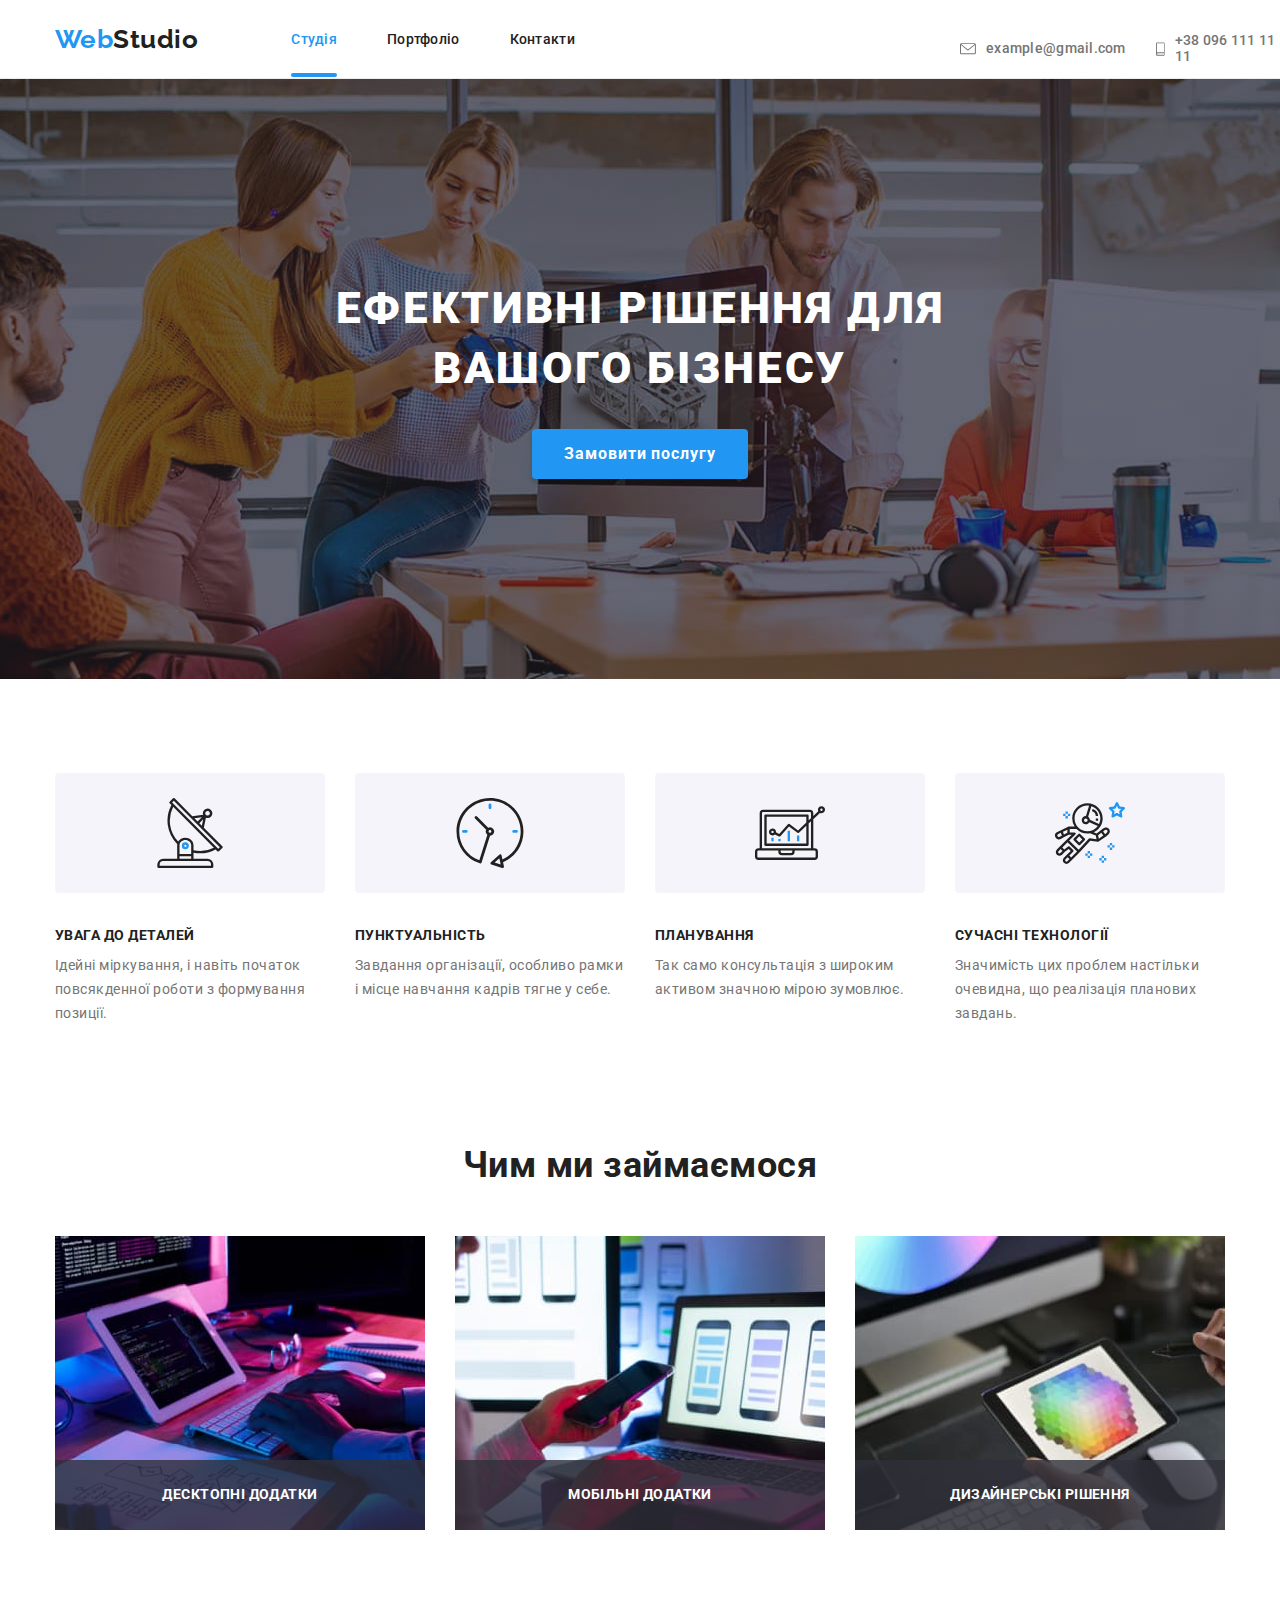
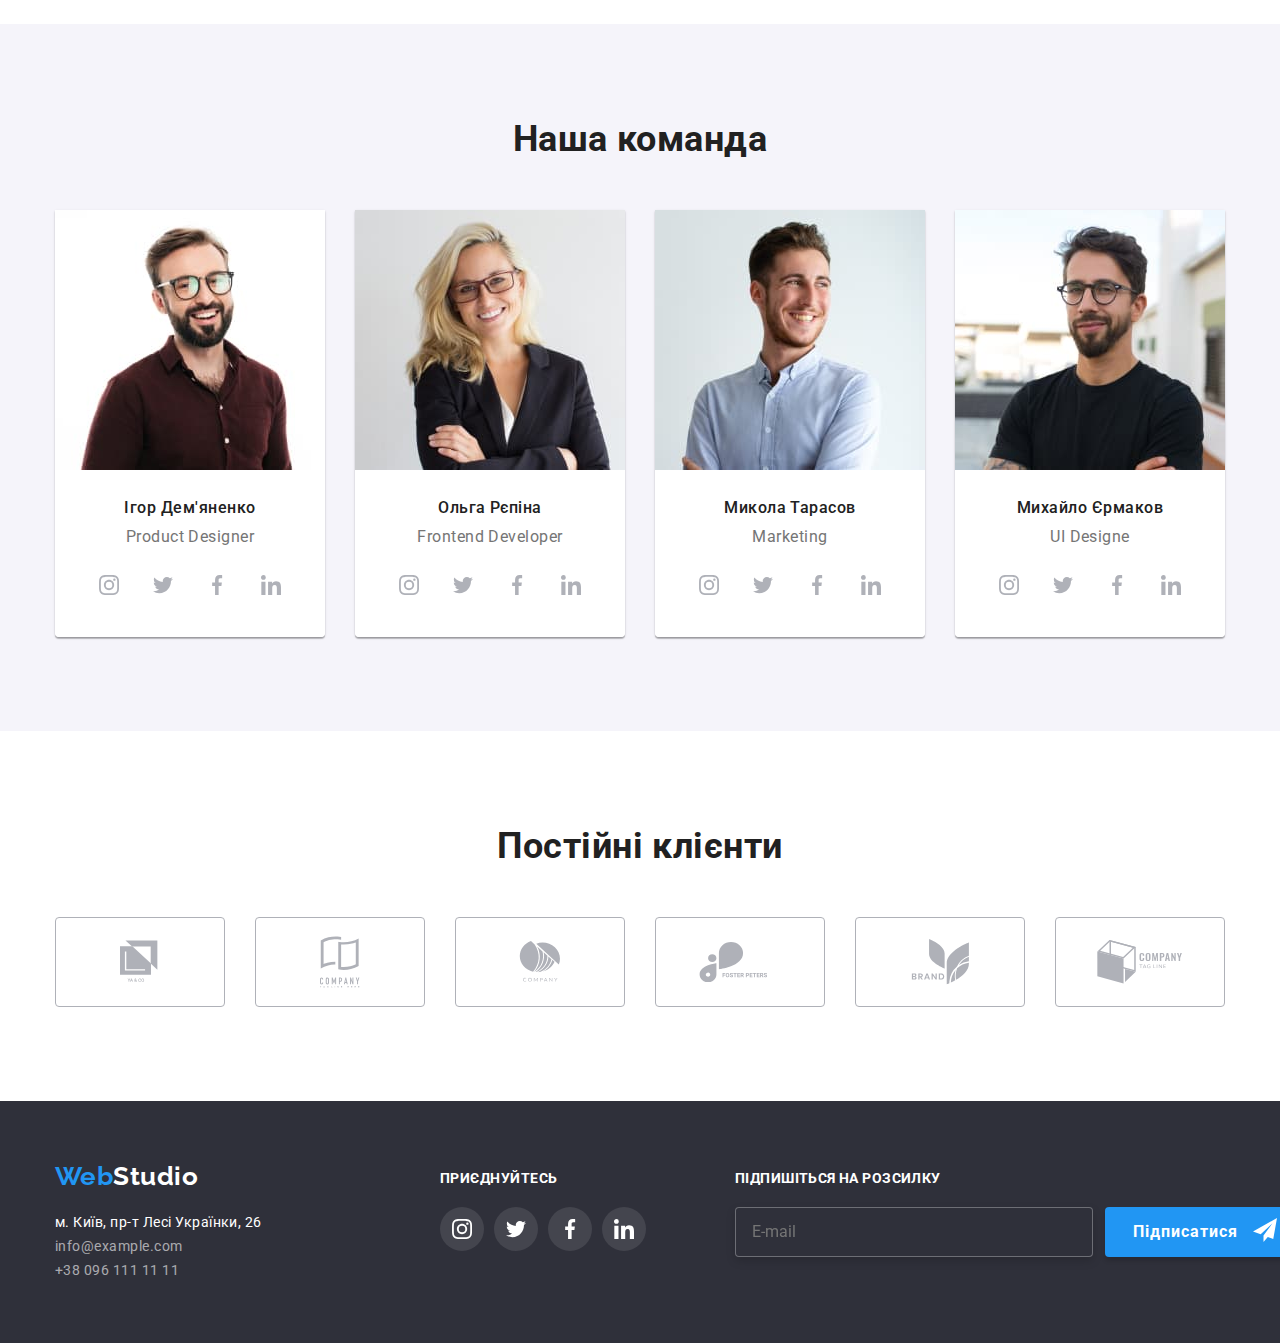
<file: index.html>
<!DOCTYPE html>
<html lang="ru">

<head>
    <meta charset="UTF-8">
    <title>WebStudio</title>

    <link rel="preconnect" href="https://fonts.googleapis.com">
    <link rel="preconnect" href="https://fonts.gstatic.com" crossorigin>
    <link href="https://fonts.googleapis.com/css2?family=Roboto&display=swap" rel="stylesheet">
    <link rel="preconnect" href="https://fonts.googleapis.com">
    <link rel="preconnect" href="https://fonts.gstatic.com" crossorigin>
    <link href="https://fonts.googleapis.com/css2?family=Roboto:wght@400;500;700;900&display=swap" rel="stylesheet">
    <link rel="preconnect" href="https://fonts.googleapis.com">
    <link rel="preconnect" href="https://fonts.gstatic.com" crossorigin>
    <link href="https://fonts.googleapis.com/css2?family=Raleway:ital,wght@0,700;1,700&display=swap" rel="stylesheet">

    <link rel="stylesheet"
        href="https://cdnjs.cloudflare.com/ajax/libs/modern-normalize/1.1.0/modern-normalize.min.css">

    <link rel="stylesheet" href="css/styles.css">


</head>

<body>
    <header class="header">
        <div class="container">
            <nav class="nav-bar">
                <div class="logo">
                    <a class="logo link" href="#" lang="en">Web<span class="logo-accent">Studio</span></a>
                </div>
                <ul class="nav__list">
                    <li class="nav-bar_li"><a class="nav-link current" href="index.html">Студія</a></li>
                    <li class="nav-bar_li"><a class="nav-link" href="portfolio.html">Портфоліо</a></li>
                    <li class="nav-bar_li"><a class="nav-link" href="#contacts">Контакти</a></li>
                </ul>
            </nav>

            <ul class="nav__info">
                <li class="nav__info_li">
                    <a class="nav-link" href="mailto:example@gmail.com">
                        <svg class="icon-contact" width="16" height="12">
                            <use href="./images/SVG/symbol-defs.svg#icon-mail"></use>
                        </svg>
                        example@gmail.com
                    </a>
                </li>

                <li class="nav__info_li">
                    <a class="nav-link" href="tel:+380961111111">
                        <svg class="icon-contact" width="10" height="16">
                            <use href="./images/SVG/symbol-defs.svg#icon-phone"></use>
                        </svg>
                        +38 096 111 11 11</a>
                </li>


            </ul>
        </div>
    </header>

    <main class="main">

        <section class="hero">
            <div class="container">
                <h1 class="hero_title">Ефективні рішення для <br> вашого бізнесу</h1>
                <button class="submit-button" type="button" data-modal-open>Замовити послугу
                </button>
            </div>
        </section>

        <section class="section work">
            <div class="container">

                <ul class="work_ul">
                    <li>
                        <svg class="icon-work" width="65.32" height="70">
                            <use href="./images/SVG/symbol-defs.svg#icon-antenna"></use>
                        </svg>
                        <h4 class="work_h4">УВАГА ДО ДЕТАЛЕЙ</h4>
                        <p class="work_p">Ідейні міркування, і навіть початок повсякденної роботи з формування
                            позиції.</p>
                    </li>

                    <li>
                        <svg class="icon-work" width="66.96" height="70">
                            <use href="./images/SVG/symbol-defs.svg#icon-clock"></use>
                        </svg>
                        <h4 class="work_h4">ПУНКТУАЛЬНІСТЬ</h4>
                        <p class="work_p">Завдання організації, особливо рамки і місце навчання кадрів тягне у
                            себе.</p>
                    </li>

                    <li>
                        <svg class="icon-work" width="70" height="53.69">
                            <use href="./images/SVG/symbol-defs.svg#icon-diagram"></use>
                        </svg>
                        <h4 class="work_h4">ПЛАНУВАННЯ</h4>
                        <p class="work_p">Так само консультація з широким активом значною мірою зумовлює.</p>
                    </li>

                    <li>
                        <svg class="icon-work" width="54.83" height="60.66">
                            <use href="./images/SVG/symbol-defs.svg#icon-astronaut"></use>
                        </svg>
                        <h4 class="work_h4">СУЧАСНІ ТЕХНОЛОГІЇ</h4>
                        <p class="work_p">Значимість цих проблем настільки очевидна, що реалізація планових
                            завдань.</p>
                    </li>
                </ul>

                <section class="images-container">
                    <h2 class="section-title">Чим ми займаємося</h2>
                    <ul class="images-container_ul">
                        <li class="images-container_li">
                            <img src="images/design.jpg" alt="Дизайн" width="370" class="img">
                            <h3 class="description">Десктопні додатки</h3>
                        </li>

                        <li class="images-container_li">
                            <img src="images/application.jpg" alt="Розробка моб.
                                                додатків" width="370" class="img">
                            <h3 class="description">Мобільні додатки</h3>
                        </li>

                        <li class="images-container_li">
                            <img src="images/pc.jpg" alt="Робота за ПК" width="370" class="img">
                            <h3 class="description">Дизайнерські рішення</h3>
                        </li>
                    </ul>
                </section>
            </div>
        </section>


        <section class="section team">
            <div class="container">
                <h2 class="section-title">Наша команда</h2>

                <ul class="team_ul">
                    <li class="team_li">
                        <figure>
                            <img src="images/Igor.jpg" alt="Ігор Дем'яненко" width="270">
                            <figcaption class="figcaption">Ігор Дем'яненко<p class="figcaption_p">Product Designer</p>
                                <ul class="figure_ul">
                                    <li class="item">
                                        <a href="https://www.instagram.com" class="social_networks">
                                            <svg class="icon-team" width="20" height="20">
                                                <use href="./images/SVG/symbol-defs.svg#icon-instagram"></use>
                                            </svg>
                                        </a>
                                    </li>

                                    <li class="item">
                                        <a href="https://www.twitter.com" class="social_networks">
                                            <svg class="icon-team" width="20" height="20">
                                                <use href="./images/SVG/symbol-defs.svg#icon-twitter"></use>
                                            </svg>
                                        </a>
                                    </li>
                                    <li class="item">
                                        <a href="https://www.facebook.com" class="social_networks">
                                            <svg class="icon-team" width="20" height="20">
                                                <use href="./images/SVG/symbol-defs.svg#icon-facebook"></use>
                                            </svg>
                                        </a>
                                    </li>
                                    <li class="item last">
                                        <a href="https://www.linkedin.com" class="social_networks">
                                            <svg class="icon-team" width="20" height="20">
                                                <use href="./images/SVG/symbol-defs.svg#icon-linkedin"></use>
                                            </svg>
                                        </a>
                                    </li>
                                </ul>
                            </figcaption>
                        </figure>
                    </li>

                    <li class="team_li">
                        <figure>
                            <img src="images/Olga.jpg" alt="Ольга Рєпіна" width="270">
                            <figcaption class="figcaption">Ольга Рєпіна <p class="figcaption_p">Frontend Developer
                                </p>
                                <ul class="figure_ul">
                                    <li class="item">
                                        <a href="https://www.instagram.com" class="social_networks">
                                            <svg class="icon-team" width="20" height="20">
                                                <use href="./images/SVG/symbol-defs.svg#icon-instagram"></use>
                                            </svg>
                                        </a>
                                    </li>

                                    <li class="item">
                                        <a href="https://www.twitter.com" class="social_networks">
                                            <svg class="icon-team" width="20" height="20">
                                                <use href="./images/SVG/symbol-defs.svg#icon-twitter"></use>
                                            </svg>
                                        </a>
                                    </li>
                                    <li class="item">
                                        <a href="https://www.facebook.com" class="social_networks">
                                            <svg class="icon-team" width="20" height="20">
                                                <use href="./images/SVG/symbol-defs.svg#icon-facebook"></use>
                                            </svg>
                                        </a>
                                    </li>
                                    <li class="item last">
                                        <a href="https://www.linkedin.com" class="social_networks">
                                            <svg class="icon-team" width="20" height="20">
                                                <use href="./images/SVG/symbol-defs.svg#icon-linkedin"></use>
                                            </svg>
                                        </a>
                                    </li>
                                </ul>
                            </figcaption>

                        </figure>
                    </li>

                    <li class="team_li">
                        <figure>
                            <img src="images/Nikolay.jpg" alt="Микола Тарасов" width="270">
                            <figcaption class="figcaption">Микола Тарасов <p class="figcaption_p">Marketing</p>
                                <ul class="figure_ul">
                                    <li class="item">
                                        <a href="https://www.instagram.com" class="social_networks">
                                            <svg class="icon-team" width="20" height="20">
                                                <use href="./images/SVG/symbol-defs.svg#icon-instagram"></use>
                                            </svg>
                                        </a>
                                    </li>

                                    <li class="item">
                                        <a href="https://www.twitter.com" class="social_networks">
                                            <svg class="icon-team" width="20" height="20">
                                                <use href="./images/SVG/symbol-defs.svg#icon-twitter"></use>
                                            </svg>
                                        </a>
                                    </li>
                                    <li class="item">
                                        <a href="https://www.facebook.com" class="social_networks">
                                            <svg class="icon-team" width="20" height="20">
                                                <use href="./images/SVG/symbol-defs.svg#icon-facebook"></use>
                                            </svg>
                                        </a>
                                    </li>
                                    <li class="item last">
                                        <a href="https://www.linkedin.com" class="social_networks">
                                            <svg class="icon-team" width="20" height="20">
                                                <use href="./images/SVG/symbol-defs.svg#icon-linkedin"></use>
                                            </svg>
                                        </a>
                                    </li>
                                </ul>
                            </figcaption>
                        </figure>
                    </li>

                    <li class="team_li">
                        <figure>
                            <img src="images/Mikhail.jpg" alt="Михайло Єрмаков" width="270">
                            <figcaption class="figcaption">Михайло Єрмаков <p class="figcaption_p">UI Designe</p>
                                <ul class="figure_ul">
                                    <li class="item">
                                        <a href="https://www.instagram.com" class="social_networks">
                                            <svg class="icon-team" width="20" height="20">
                                                <use href="./images/SVG/symbol-defs.svg#icon-instagram"></use>
                                            </svg>
                                        </a>
                                    </li>

                                    <li class="item">
                                        <a href="https://www.twitter.com" class="social_networks">
                                            <svg class="icon-team" width="20" height="20">
                                                <use href="./images/SVG/symbol-defs.svg#icon-twitter"></use>
                                            </svg>
                                        </a>
                                    </li>
                                    <li class="item">
                                        <a href="https://www.facebook.com" class="social_networks">
                                            <svg class="icon-team" width="20" height="20">
                                                <use href="./images/SVG/symbol-defs.svg#icon-facebook"></use>
                                            </svg>
                                        </a>
                                    </li>
                                    <li class="item last">
                                        <a href="https://www.linkedin.com" class="social_networks">
                                            <svg class="icon-team" width="20" height="20">
                                                <use href="./images/SVG/symbol-defs.svg#icon-linkedin"></use>
                                            </svg>
                                        </a>
                                    </li>
                                </ul>
                            </figcaption>
                        </figure>
                    </li>
                </ul>

            </div>

        </section>


        <section class="section clients">
            <div class="container">
                <h2 class="section-title">Постійні клієнти</h2>

                <ul class="clients_ul">
                    <li class="clients_li">
                        <a href="#" class="clients_a">
                            <svg class="icon-company" width="41" height="46.7">
                                <use href="./images/SVG/symbol-defs.svg#icon-company-1"></use>
                            </svg>
                        </a>
                    </li>

                    <li class="clients_li">
                        <a href="#" class="clients_a">
                            <svg class="icon-company" width="40" height="52">
                                <use href="./images/SVG/symbol-defs.svg#icon-company-2"></use>
                            </svg>
                        </a>
                    </li>

                    <li class="clients_li">
                        <a href="#" class="clients_a">
                            <svg class="icon-company" width="43.46" height="41.18">
                                <use href="./images/SVG/symbol-defs.svg#icon-company-3"></use>
                            </svg>
                        </a>
                    </li>

                    <li class="clients_li">
                        <a href="#" class="clients_a">
                            <svg class="icon-company" width="84.44" height="40.62">
                                <use href="./images/SVG/symbol-defs.svg#icon-company-4"></use>
                            </svg>
                        </a>
                    </li>

                    <li class="clients_li">
                        <a href="#" class="clients_a">
                            <svg class="icon-company" width="62.54" height="45.43">
                                <use href="./images/SVG/symbol-defs.svg#icon-company-5"></use>
                            </svg>
                        </a>
                    </li>

                    <li class="clients_li last">
                        <a href="#" class="clients_a">
                            <svg class="icon-company" width="93.79" height="43.93">
                                <use href="./images/SVG/symbol-defs.svg#icon-company-6"></use>
                            </svg>
                        </a>
                    </li>
                </ul>
            </div>
        </section>

    </main>

    <footer class="footer">
        <div class="container">
            <div class="logo">
                <a class="logo link" href="#" lang="en">Web<span class="accent">Studio</span></a>
            </div>

            <address class="footer_address">
                <ul style="list-style-type: none">
                    <li><a class="Address" href="https://bit.ly/3pXMvUd" target="_blank" rel="noopener noreferrer">м.
                            Київ,
                            пр-т Лесі
                            Українки, 26</a> </li>
                    <li><a class="Link" href="mailto:info@devstudio.com">info@example.com</a>
                    </li>
                    <li><a class="tel" href="tel:+380961111111">+38 096 111 11 11</a> </li>
                </ul>
            </address>

            <div class="footer_link">
                <h4 class="footer_h4">приєднуйтесь</h4>
                <ul class="footer_ul">
                    <li class="item">
                        <a href="https://www.instagram.com" class="social_networks">
                            <svg class="icon-team icon-footer" width="20" height="20">
                                <use href="./images/SVG/symbol-defs.svg#icon-instagram"></use>
                            </svg>
                        </a>
                    </li>
                    <li class="item">
                        <a href="https://www.twitter.com" class="social_networks">
                            <svg class="icon-team icon-footer" width="20" height="20">
                                <use href="./images/SVG/symbol-defs.svg#icon-twitter"></use>
                            </svg>
                        </a>
                    </li>
                    <li class="item">
                        <a href="https://www.facebook.com" class="social_networks">
                            <svg class="icon-team icon-footer" width="20" height="20">
                                <use href="./images/SVG/symbol-defs.svg#icon-facebook"></use>
                            </svg>
                        </a>
                    </li>
                    <li class="item">
                        <a href="https://www.linkedin.com" class="social_networks">
                            <svg class="icon-team icon-footer" width="20" height="20">
                                <use href="./images/SVG/symbol-defs.svg#icon-linkedin"></use>
                            </svg>
                        </a>
                    </li>
                </ul>
            </div>

            <div class="footer_subscription">
                <form class="subscription_form">
                    <label for="user_email" class="join-in">Підпишіться на розсилку</label>
                    <input type="email" name="email" id="user_email" placeholder="E-mail" />

                    <button type="submit" class="subscription_button">Підписатися
                        <svg class="icon-send" width="24" height="24">
                            <use href="./images/SVG/symbol-defs.svg#icon-send"></use>
                        </svg>
                    </button>
                </form>

            </div>


        </div>
    </footer>

    <div class="backdrop is-hidden" data-modal>
        <div class="modal">
            <form class="modal_form">

                <p class="modal_title">Залиште свої дані, ми вам передзвонимо</p>

                <label class="form_item">
                    <span class="form_label">Ім'я</span>
                    <input type="text" class="form-input" name="name" />
                    <svg class="icon" width="12" height="12">
                        <use href="./images/SVG/symbol-defs.svg#icon-name"></use>
                    </svg>
                </label>

                <label class="form_item">
                    <span class="form_label">Телефон</span>
                    <input type="tel" class="form-input" name="phone" placeholder=" " />
                    <svg class="icon" width="12" height="12">
                        <use href="./images/SVG/icons.svg#icon-phone"></use>
                    </svg>
                </label>

                <label class="form_item">
                    <span class="form_label">Пошта</span>
                    <input type="email" class="form-input" name="mail" placeholder=" " />
                    <svg class="icon" width="15" height="12">
                        <use href="./images/SVG/symbol-defs.svg#icon-post"></use>
                    </svg>
                </label>

                <label class="form_item ">
                    <span class="form_label">Коментар</span>
                    <textarea class="form_textarea" name="comment" placeholder="Введіть текст"></textarea>
                </label>

                <label class="form_checkbox">
                    <input class="form_input" type="checkbox" name="policy" value="" />
                    <span class="icon-checkbox"></span>
                    <span class="checkbox_span">Погоджуюся з розсилкою та приймаю
                        <a class="checkbox_link" href="#">Умови договору</a>
                    </span>
                </label>

                <div class="button_submit">
                    <button type="submit" class="subscription_button form_button">Відправити</button>
                </div>

            </form>

            <button type="submit" class="close" data-modal-close>
                <svg class="icon-close" width="11" height="11">
                    <use href="./images/SVG/icons.svg#icon-close"></use>
                </svg>
            </button>

        </div>

    </div>


    <script src="./js/modal.js"></script>

</body>

</html>
</file>
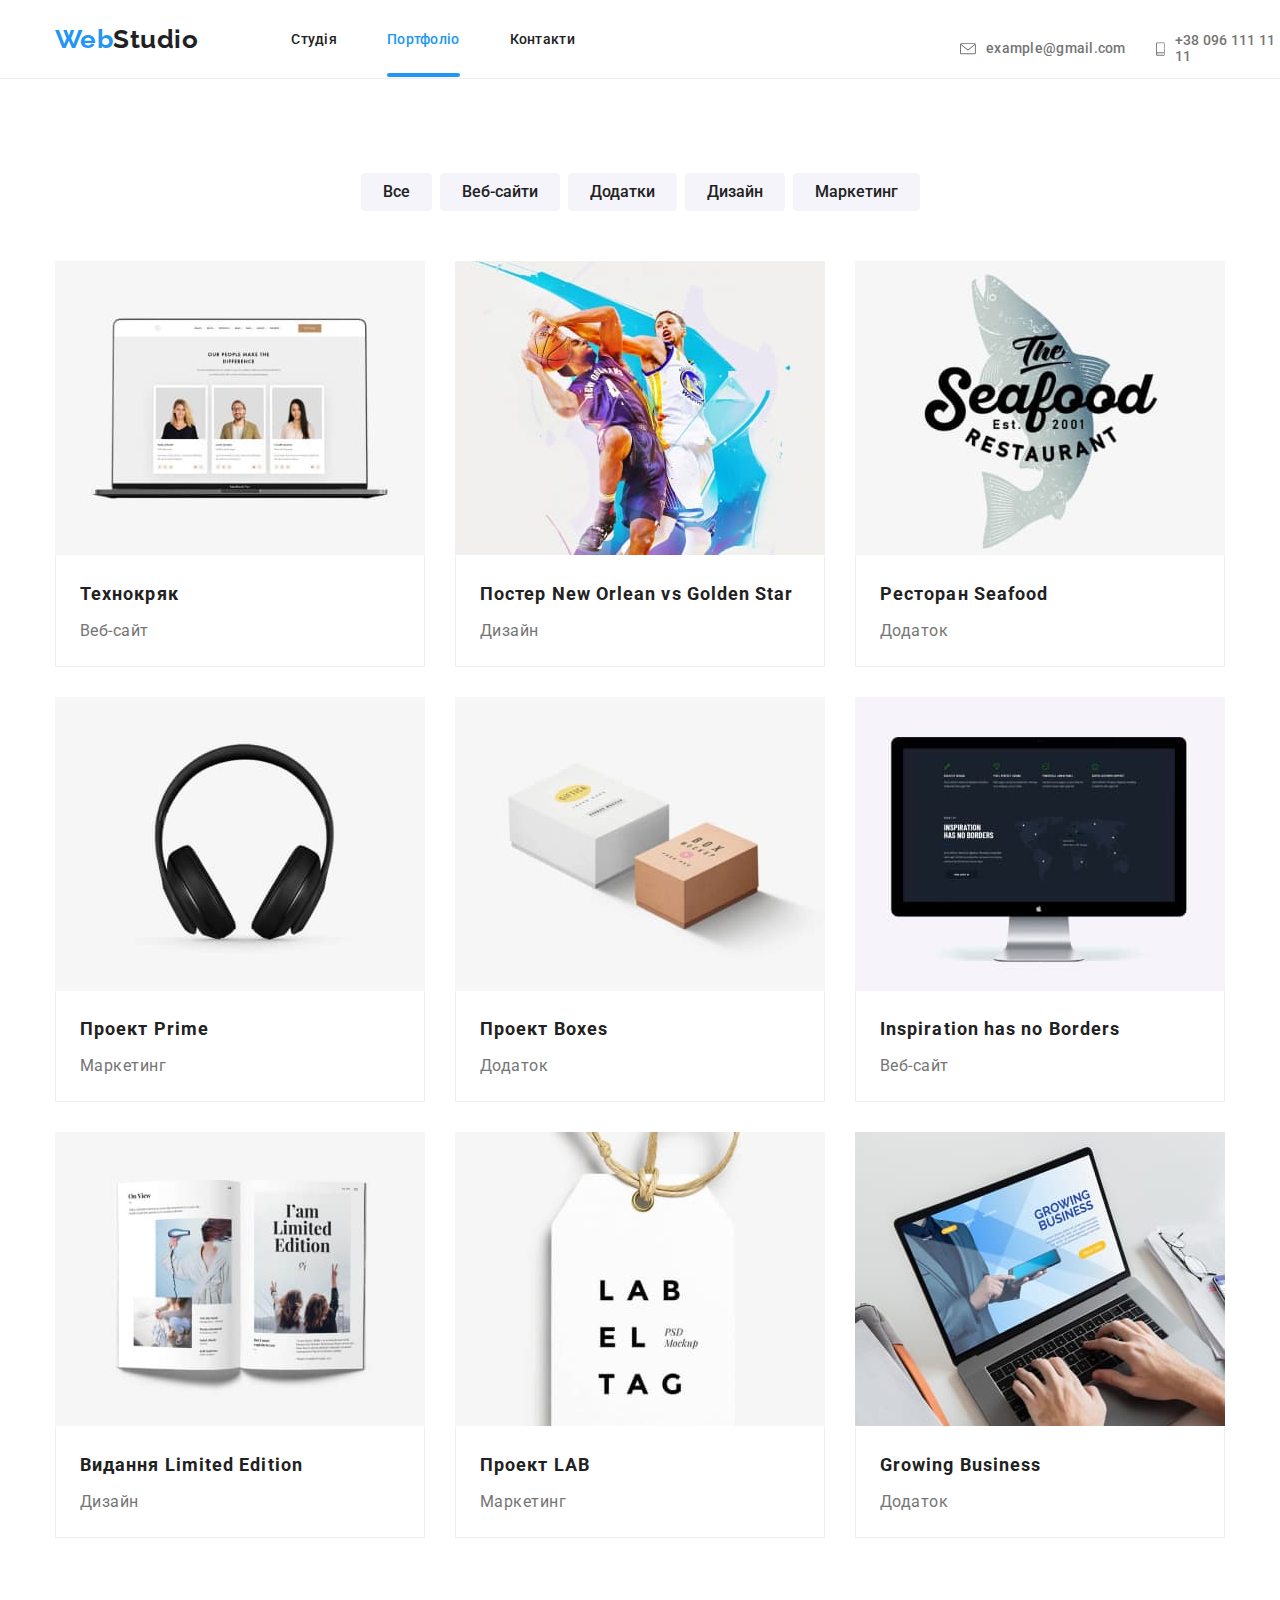
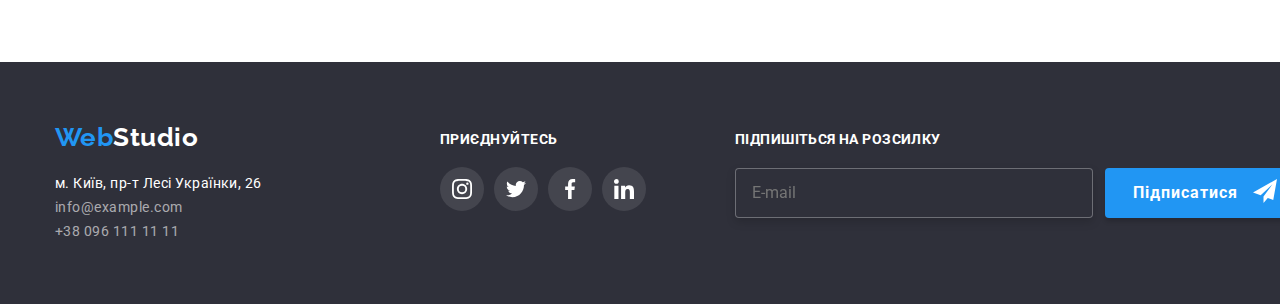
<file: portfolio.html>
<!DOCTYPE html>
<html lang="ru">

<head>
    <meta charset="UTF-8">
    <title>WebStudio</title>

    <link rel="preconnect" href="https://fonts.googleapis.com">
    <link rel="preconnect" href="https://fonts.gstatic.com" crossorigin>
    <link href="https://fonts.googleapis.com/css2?family=Roboto&display=swap" rel="stylesheet">
    <link rel="preconnect" href="https://fonts.googleapis.com">
    <link rel="preconnect" href="https://fonts.gstatic.com" crossorigin>
    <link href="https://fonts.googleapis.com/css2?family=Roboto:wght@400;500;700;900&display=swap" rel="stylesheet">
    <link rel="preconnect" href="https://fonts.googleapis.com">
    <link rel="preconnect" href="https://fonts.gstatic.com" crossorigin>
    <link href="https://fonts.googleapis.com/css2?family=Raleway:ital,wght@0,700;1,700&display=swap" rel="stylesheet">

    <link rel="stylesheet"
        href="https://cdnjs.cloudflare.com/ajax/libs/modern-normalize/1.1.0/modern-normalize.min.css">

    <link rel="stylesheet" href="css/styles.css">
</head>

<body>
    <header class="header">
        <div class="container">
            <nav class="nav-bar">
                <div class="logo">
                    <a class="logo link" href="#" lang="en">Web<span class="logo-accent">Studio</span></a>
                </div>
                <ul class="nav__list">
                    <li class="nav-bar_li"><a class="nav-link" href="index.html">Студія</a></li>
                    <li class="nav-bar_li"><a class="nav-link current" href="portfolio.html">Портфоліо</a></li>
                    <li class="nav-bar_li"><a class="nav-link" href="#contacts">Контакти</a></li>
                </ul>
            </nav>

            <ul class="nav__info">
                <li class="nav__info_li">
                    <a class="nav-link" href="mailto:example@gmail.com">
                        <svg class="icon-contact" width="16" height="12">
                            <use href="./images/SVG/symbol-defs.svg#icon-mail"></use>
                        </svg>
                        example@gmail.com
                    </a>
                </li>

                <li class="nav__info_li">
                    <a class="nav-link" href="tel:+380961111111">
                        <svg class="icon-contact" width="10" height="16">
                            <use href="./images/SVG/symbol-defs.svg#icon-phone"></use>
                        </svg>
                        +38 096 111 11 11</a>
                </li>


            </ul>
        </div>
    </header>

    <main class="main">
        <div class="container">
            <ul class="btn-group_ul">
                <li><button class="submit_button" type="button">Все</button></li>
                <li><button class="submit_button" type="button">Веб-сайти</button></li>
                <li><button class="submit_button" type="button">Додатки</button></li>
                <li><button class="submit_button" type="button">Дизайн</button></li>
                <li><button class="submit_button last" type="button">Маркетинг</button></li>
            </ul>

            <ul class="cards_ul">
                <li class="cards_li">
                    <figure>
                        <div class="photo">
                            <img src="images/portfolio/PC2.jpg" alt="Веб-сайт" width="370">
                            <p class="text">
                                Ресурс пропонує комплексні пропозиції з різним рівнем функціоналу та сервісів. Все це
                                дозволить відвідувачу отримати вичерпні відомості про компанію чи приватну особу.
                            </p>
                        </div>
                        <figcaption class="portfolio portfolio_figcaption">Технокряк<p class="portfolio_p">Веб-сайт
                            </p>
                        </figcaption>
                    </figure>
                </li>

                <li class="cards_li">
                    <figure>
                        <div class="photo">
                            <img src="images/portfolio/basketball.jpg" alt="Дизайн" width="370">
                            <p class="text">
                                Ресурс пропонує комплексні пропозиції з різним рівнем функціоналу та сервісів. Все це
                                дозволить відвідувачу отримати вичерпні відомості про компанію чи приватну особу.
                            </p>
                        </div>
                        <figcaption class="portfolio portfolio_figcaption">Постер New Orlean vs Golden Star<p
                                class=" portfolio_p">
                                Дизайн</p>
                        </figcaption>
                    </figure>
                </li>

                <li class="cards_li">
                    <figure>
                        <div class="photo">
                            <img src="images/portfolio/seafood.jpg" alt="Ресторан Seafood" width="370">
                            <p class="text">
                                Ресурс пропонує комплексні пропозиції з різним рівнем функціоналу та сервісів. Все це
                                дозволить відвідувачу отримати вичерпні відомості про компанію чи приватну особу.
                            </p>
                        </div>
                        <figcaption class="portfolio portfolio_figcaption">Ресторан Seafood <p class="
                                portfolio_p">Додаток</p>
                        </figcaption>
                    </figure>
                </li>

                <li class="cards_li">
                    <figure>
                        <div class="photo">
                            <img src="images/portfolio/headphones.jpg" alt="Маркетинг" width="370">
                            <p class="text">
                                Ресурс пропонує комплексні пропозиції з різним рівнем функціоналу та сервісів. Все це
                                дозволить відвідувачу отримати вичерпні відомості про компанію чи приватну особу.
                            </p>
                        </div>
                        <figcaption class="portfolio portfolio_figcaption">Проект Prime<p class="portfolio_p">
                                Маркетинг</p>
                        </figcaption>
                    </figure>
                </li>

                <li class="cards_li">
                    <figure>
                        <div class="photo">
                            <img src="images/portfolio/box.jpg" alt="Додаток" width="370">
                            <p class="text">
                                Ресурс пропонує комплексні пропозиції з різним рівнем функціоналу та сервісів. Все це
                                дозволить відвідувачу отримати вичерпні відомості про компанію чи приватну особу.
                            </p>
                        </div>
                        <figcaption class="portfolio portfolio_figcaption">Проект Boxes<p class="portfolio_p">
                                Додаток</p>
                        </figcaption>
                    </figure>
                </li>

                <li class="cards_li">
                    <figure>
                        <div class="photo">
                            <img src="images/portfolio/monitor.jpg" alt="Веб-сайт" width="370">
                            <p class="text">
                                Ресурс пропонує комплексні пропозиції з різним рівнем функціоналу та сервісів. Все це
                                дозволить відвідувачу отримати вичерпні відомості про компанію чи приватну особу.
                            </p>
                        </div>
                        <figcaption class="portfolio portfolio_figcaption">Inspiration has no Borders<p
                                class="portfolio_p">
                                Веб-сайт</p>
                        </figcaption>
                    </figure>
                </li>

                <li class="cards_li">
                    <figure>
                        <div class="photo">
                            <img src="images/portfolio/book.jpg" alt="Видання Limited Edition" width="370">
                            <p class="text">
                                Ресурс пропонує комплексні пропозиції з різним рівнем функціоналу та сервісів. Все це
                                дозволить відвідувачу отримати вичерпні відомості про компанію чи приватну особу.
                            </p>
                        </div>
                        <figcaption class="portfolio portfolio_figcaption">Видання Limited Edition<p
                                class="portfolio_p">
                                Дизайн
                            </p>
                        </figcaption>
                    </figure>
                </li>

                <li class="cards_li">
                    <figure>
                        <div class="photo">
                            <img src="images/portfolio/lab.jpg" alt="Маркетинг" width="370">
                            <p class="text">
                                Ресурс пропонує комплексні пропозиції з різним рівнем функціоналу та сервісів. Все це
                                дозволить відвідувачу отримати вичерпні відомості про компанію чи приватну особу.
                            </p>
                        </div>
                        <figcaption class="portfolio portfolio_figcaption">Проект LAB<p class="portfolio_p">
                                Маркетинг</p>
                        </figcaption>
                    </figure>
                </li>

                <li class="cards_li">
                    <figure>
                        <div class="photo">
                            <img src="images/portfolio/PC.jpg" alt="Growing Business" width="370">
                            <p class="text">
                                Ресурс пропонує комплексні пропозиції з різним рівнем функціоналу та сервісів. Все це
                                дозволить відвідувачу отримати вичерпні відомості про компанію чи приватну особу.
                            </p>
                        </div>
                        <figcaption class="portfolio portfolio_figcaption">Growing Business<p class="portfolio_p">
                                Додаток</p>
                        </figcaption>

                    </figure>
                </li>
            </ul>
        </div>
    </main>


    <footer class="footer">
        <div class="container">
            <div class="logo">
                <a class="logo link" href="#" lang="en">Web<span class="accent">Studio</span></a>
            </div>

            <address class="footer_address">
                <ul style="list-style-type: none">
                    <li><a class="Address" href="https://bit.ly/3pXMvUd" target="_blank" rel="noopener noreferrer">м.
                            Київ,
                            пр-т Лесі
                            Українки, 26</a> </li>
                    <li><a class="Link" href="mailto:info@devstudio.com">info@example.com</a>
                    </li>
                    <li><a class="tel" href="tel:+380961111111">+38 096 111 11 11</a> </li>
                </ul>
            </address>

            <div class="footer_link">
                <h4 class="footer_h4">приєднуйтесь</h4>
                <ul class="footer_ul">
                    <li class="item">
                        <a href="https://www.instagram.com" class="social_networks">
                            <svg class="icon-team icon-footer" width="20" height="20">
                                <use href="./images/SVG/symbol-defs.svg#icon-instagram"></use>
                            </svg>
                        </a>
                    </li>
                    <li class="item">
                        <a href="https://www.twitter.com" class="social_networks">
                            <svg class="icon-team icon-footer" width="20" height="20">
                                <use href="./images/SVG/symbol-defs.svg#icon-twitter"></use>
                            </svg>
                        </a>
                    </li>
                    <li class="item">
                        <a href="https://www.facebook.com" class="social_networks">
                            <svg class="icon-team icon-footer" width="20" height="20">
                                <use href="./images/SVG/symbol-defs.svg#icon-facebook"></use>
                            </svg>
                        </a>
                    </li>
                    <li class="item">
                        <a href="https://www.linkedin.com" class="social_networks">
                            <svg class="icon-team icon-footer" width="20" height="20">
                                <use href="./images/SVG/symbol-defs.svg#icon-linkedin"></use>
                            </svg>
                        </a>
                    </li>
                </ul>
            </div>

            <div class="footer_subscription">
                <form class="subscription_form">
                    <label for="user_email" class="join-in">Підпишіться на розсилку</label>
                    <input type="email" name="email" id="user_email" placeholder="E-mail" />

                    <button type="submit" class="subscription_button">Підписатися
                        <svg class="icon-send" width="24" height="24">
                            <use href="./images/SVG/symbol-defs.svg#icon-send"></use>
                        </svg>
                    </button>
                </form>

            </div>


        </div>
    </footer>

</body>

</html>
</file>
<file: css/styles.css>
:root {
    --texcolor: #212121;
    --fontRoboto: 'Roboto', sans-serif;
    --fontRaleway: 'Raleway', sans-serif;
    --background: #2196F3;
    --colorwhite: #fff;
    --colorbutton: #F5F4FA;
    --backgroundbutton: #FFFFFF99;
    --backgroundfooter: #2F303A;
    --color: #F5F5F5;
    --colorp: #757575;
    --colorfigcaption: #EEEEEE;
    --colorborder-bottom: #ECECEC;
    --colorboxshadow: rgba(0, 0, 0, 0.15);
    --colorteam: rgba(0, 0, 0, 0.12);
    --colorteam2: rgba(0, 0, 0, 0.14);
    --colorteam3: rgba(0, 0, 0, 0.2);
    --tem: #F5F4FA;
    --networks: #AFB1B8;
    --colortext: rgba(33, 150, 243, 0.9);
    --colorbac: rgba(47, 48, 58, 0.8);

}


*,
*::before,
*::after {
    box-sizing: border-box;
    margin: 0;
    padding: 0;
}

body {
    font-family: var(--fontRoboto);
    color: var(--colorp);
    letter-spacing: 0.03em;
}

.section {
    padding: 94px 0px;
}

.container {
    width: 1200px;
    margin: 0 auto;
    padding: 0px 15px;
}


/********************* header *********************/
.header {
    background-color: var(--colorwhite);
    border-bottom: 1px solid var(--colorborder-bottom);
    padding: 24px 0px;
}

.nav-bar {
    display: flex;
    align-items: center;
    margin-right: 318px;
}


.nav__info {
    position: absolute;
    top: 32px;
    left: 960px;
}

.nav__list,
.nav__info {
    display: flex;
    list-style-type: none;
    align-items: center;
    font-style: normal;
    font-weight: 500;
    font-size: 14px;
    line-height: 1.17;
    letter-spacing: 0.02em;
    color: var(--colorp);
    column-gap: 50px;
}

.nav__info {
    column-gap: 30px;
}

.nav__list {
    color: var(--texcolor);
}

.nav-link {
    display: flex;
    align-items: center;
    color: inherit;
    text-decoration: none;
    position: relative;
}

.nav-link:hover,
.nav-link:focus {
    color: var(--background);
    transition: color 250ms cubic-bezier(0.4, 0, 0.2, 1);
}


.current::after {
    content: "";
    position: absolute;
    bottom: -30px;
    cursor: pointer;
    width: 100%;
    height: 4px;
    background-color: var(--background);
    border-radius: 2px;
}


.current {
    color: var(--background);
}

.logo {
    font-family: var(--fontRaleway);
    font-weight: 700;
    font-size: 26px;
    line-height: 1.17;
    color: var(--background);
    text-decoration: none;
}

.link {
    padding-right: 93px;
}

.logo-accent {
    color: var(--texcolor);
}


/*SVG*/

.icon-contact {
    fill: currentColor;
    margin-right: 10px;
    margin-top: 1px;
}

.icon-contact:hover {
    color: var(--background);
    transition: color 250ms cubic-bezier(0.4, 0, 0.2, 1);
}


/******************** main **********************/
/*hero*/

.hero {
    color: var(--colorwhite);
    padding: 200px 0px 200px 0px;

    max-width: 1600px;
    background-image: linear-gradient(to right,
            rgba(47, 48, 58, 0.4),
            rgba(47, 48, 58, 0.4)),
        url(../images/baner.jpg);
    background-position: center;
    margin: 0 auto;
}

.hero_title {
    font-size: 44px;
    font-weight: 900;
    line-height: 1.36;
    text-align: center;
    letter-spacing: 0.06em;
    text-transform: uppercase;
    padding-bottom: 30px;
}

.submit-button {
    border: 0;
    margin: 0 auto;
    display: block;
    font-family: inherit;
    font-weight: 700;
    line-height: 1.875;
    font-size: 16px;
    color: var(--colorwhite);
    background: var(--background);
    padding: 10px 32px;
    border-radius: 4px;
    cursor: pointer;
    letter-spacing: 0.06em;
    box-shadow: 0px 4px 4px var(--colorboxshadow);
}


.submit-button:hover {
    background-color: var(--colorwhite);
    color: var(--texcolor);
    transition: color 250ms cubic-bezier(0.4, 0, 0.2, 1);
    transition: background-color 250ms cubic-bezier(0.4, 0, 0.2, 1);
}




/******************* work ********************/
.work {
    background-color: var(--colorwhite);
    color: var(--texcolor);
}

.work_ul {
    display: flex;
    column-gap: 30px;
    list-style-type: none;
}

.work_h4 {
    font-weight: 700;
    font-size: 14px;
    line-height: 1.17;
    text-transform: uppercase;
    padding-bottom: 10px;
}

.work_p {
    color: var(--colorp);
    text-align: left;
    font-size: 14px;
    font-weight: 400;
    line-height: 1.71;
}

.images-container {
    padding-top: 118px;
}

.images-container_ul {
    display: flex;
    column-gap: 30px;
    list-style-type: none;
}

.images-container_li {
    position: relative;
    margin: 0 auto;
}

.img {
    display: block;
}


.description {
    position: absolute;
    bottom: 0;
    width: 100%;
    padding: 27px 0px;
    font-weight: 700;
    font-size: 14px;
    line-height: 1.14;
    letter-spacing: 0.03em;
    text-transform: uppercase;
    background: var(--colorbac);
    color: var(--colorwhite);
    text-align: center;
}


/*SVG*/

.icon-work {
    height: 120px;
    width: 270px;
    padding: 25px 0px;
    margin-bottom: 30px;
    background-color: var(--tem);
    border-radius: 4px;
}


/******************** team ***********************/
.team {
    background-color: var(--tem);
}

.section-title {
    padding-bottom: 50px;
    font-weight: 700;
    font-size: 36px;
    line-height: 1.17;
    text-align: center;
    color: var(--texcolor);
}

.team_ul {
    display: flex;
    list-style-type: none;
    column-gap: 30px;
}

.team_li {
    margin: auto;
    box-shadow: 0px 1px 3px var(--colorteam), 0px 1px 1px var(--colorteam2), 0px 2px 1px var(--colorteam3);
    border-radius: 0px 0px 4px 4px;
}

.figcaption {
    width: 270px;
    margin-top: -0.3rem;
    padding: 30px 0px 30px 0px;
    background-color: var(--colorwhite);
    color: var(--texcolor);
    font-weight: 500;
    font-size: 16px;
    line-height: 1.17;
    text-align: center;
    border-radius: 0px 0px 4px 4px;
}


.figcaption_p {
    padding-top: 10px;
    font-weight: 400;
    font-size: 16px;
    line-height: 1.17;
    text-align: center;
    color: var(--colorp);
}

/*SVG*/
.icon-team {
    fill: currentColor;
}

.figure_ul {
    list-style-type: none;
    display: flex;
    justify-content: center;
    margin-top: 16px;
}

.item {
    margin-right: 10px;
    border-radius: 50%;
    background: rgba(255, 255, 255, 0.1);
}

.social_networks {
    display: flex;
    width: 44px;
    height: 44px;
    border-radius: 50%;
    justify-content: center;
    align-items: center;
    color: var(--networks);
}

.social_networks:hover {
    background-color: var(--background);
    color: var(--colorwhite);
    transition: background-color 250ms cubic-bezier(0.4, 0, 0.2, 1);
    transition: color 250ms cubic-bezier(0.4, 0, 0.2, 1);


}


/****************** clients ********************/

.icon-company {
    fill: currentColor;
}

.clients_ul {
    display: flex;
    list-style-type: none;
}

.clients_li {
    margin-right: 30px;
}

.clients_a {
    display: flex;
    justify-content: center;
    align-items: center;
    width: 170px;
    height: 90px;
    color: var(--networks);
    border: 1px solid var(--networks);
    border-radius: 4px;
}

.clients_a:hover {
    border-color: var(--background);
    color: var(--background);
    transition: color 250ms cubic-bezier(0.4, 0, 0.2, 1);
}





/********************* Footer *************************/
.footer {
    text-align: left;
    padding: 60px 0px;
    background-color: var(--backgroundfooter);
    position: relative;
}

.accent {
    color: var(--colorwhite);
}

.footer_address {
    padding-top: 20px;
}

.Address,
.Link,
.tel {
    font-style: normal;
    font-weight: 400;
    font-size: 14px;
    line-height: 1.71;
    text-decoration: none;
}


.Address {
    color: white;
}

.Link,
.tel {
    color: rgba(255, 255, 255, 0.6);
}

.Address:hover,
.Link:hover,
.tel:hover {
    color: var(--background);
    transition: color 250ms cubic-bezier(0.4, 0, 0.2, 1);
}

.Address:focus,
.Link:focus,
.tel:focus {
    color: var(--background);
    transition: color 250ms cubic-bezier(0.4, 0, 0.2, 1);
}

/*footer_subscription*/

.footer_subscription {
    position: absolute;
    top: 70px;
    left: 735px;
    width: 570px;
}

.subscription_form {
    display: flex;
    flex-direction: column;
    position: relative;
}

.join-in {
    font-style: normal;
    font-weight: 700;
    font-size: 14px;
    line-height: 1.14;
    letter-spacing: 0.03em;
    text-transform: uppercase;
    color: var(--colorwhite);
    margin-bottom: 20px;
}

.subscription_form>input {
    width: 358px;
    height: 50px;
    border: 1px solid rgba(255, 255, 255, 0.3);
    filter: drop-shadow(0px 4px 4px rgba(0, 0, 0, 0.15));
    border-radius: 4px;
    background-color: var(--backgroundfooter);
    padding-left: 16px;
    color: rgba(255, 255, 255, 0.6);
}

.subscription_button {
    font-family: inherit;
    font-weight: 700;
    line-height: 1.875;
    font-size: 16px;
    color: var(--colorwhite);
    background: var(--background);
    border-radius: 4px;
    cursor: pointer;
    letter-spacing: 0.06em;
    box-shadow: 0px 4px 4px var(--colorboxshadow);
    border: 0;
    width: 200px;
    height: 50px;
    padding: 10px 0px;
    position: absolute;
    bottom: 0;
    right: 0;
}

.subscription_button:hover .icon-send {
    transform: rotateZ(360deg);
}

.subscription_button:hover {
    background-color: var(--colorp);
    transition: 250ms cubic-bezier(0.4, 0, 0.2, 1),
        background-color 1500ms cubic-bezier(0.4, 0, 0.2, 1);
}



/*SVG*/
.icon-send {
    margin-left: 10px;
    margin-bottom: -5px;
    transform: rotateZ(0deg);
    transition: 250ms cubic-bezier(0.4, 0, 0.2, 1),
        transform 1500ms cubic-bezier(0.4, 0, 0.2, 1);
}

.icon-footer {
    color: var(--colorwhite);
}

.footer_h4 {
    font-weight: 700;
    font-size: 14px;
    line-height: 1.17;
    text-transform: uppercase;
    padding-bottom: 20px;
    color: var(--colorwhite);

}

.footer_ul {
    display: flex;
    list-style-type: none;
}


.footer_link {
    position: absolute;
    left: 440px;
    margin-top: -113px;
}



/************************ modal ************************/

.backdrop.is-hidden {
    visibility: hidden;
    opacity: 0;
    pointer-events: none;
}


.backdrop.is-hidden .modal {
    transform-origin: center;
    transform: translate(-50%, -50%) scale(0);
}

.backdrop {
    position: fixed;
    top: 0;
    left: 0;
    width: 100%;
    height: 100%;
    visibility: visible;
    opacity: 1;
    transition: opacity 250ms cubic-bezier(0.4, 0, 0.2, 1),
        visibility 250ms cubic-bezier(0.4, 0, 0.2, 1);
    background: rgba(0, 0, 0, 0.2);
}

.modal {
    position: absolute;
    transform: translate(-50%, -50%);
    top: 50%;
    left: 50%;
    width: 528px;
    height: 581px;
    background-color: var(--colorwhite);
    box-shadow: 0px 1px 3px rgba(0, 0, 0, 0.12), 0px 1px 1px rgba(0, 0, 0, 0.14), 0px 2px 1px rgba(0, 0, 0, 0.2);
    border-radius: 4px;
    transition: transform 250ms cubic-bezier(0.4, 0, 0.2, 1);
    padding: 40px;
}


.close {
    position: absolute;
    top: 15px;
    right: 15px;
    width: 30px;
    height: 30px;
    border-radius: 50%;
    background: var(--colorwhite);
    border: 1px solid rgba(0, 0, 0, 0.1);
}

.icon-close {
    fill: currentColor;
}

.icon-close:hover {
    color: var(--background);

}

.form_item {
    display: flex;
    flex-direction: column;
    margin-bottom: 10px;
    position: relative;
}

.modal_title {
    font-family: 'Roboto';
    font-style: normal;
    font-weight: 700;
    font-size: 20px;
    line-height: 23px;
    text-align: center;
    letter-spacing: 0.03em;
    color: var(--texcolor);
    margin-bottom: 12px;
}

.form_label {
    font-weight: 400;
    font-size: 12px;
    line-height: 14px;
    letter-spacing: 0.01em;
    color: var(--colorp);
    margin-bottom: 4px;
}

.form-input {
    width: 448px;
    height: 40px;
    border: 1px solid rgba(33, 33, 33, 0.2);
    border-radius: 4px;
    padding-left: 33px;
    outline: none;
}

.form-input:focus {
    border: 1px solid var(--background);
}

.icon {
    position: absolute;
    top: 55%;
    left: 15px;
}

.form_item:focus-within>.icon {
    fill: var(--background);
}

.form_textarea {
    padding: 12px 16px;
    font-weight: 400;
    font-size: 12px;
    line-height: 14px;
    letter-spacing: 0.01em;
    color: rgba(117, 117, 117, 0.5);
    outline: none;
    border: 1px solid rgba(33, 33, 33, 0.2);
    border-radius: 4px;
    height: 120px;
}

.form_textarea:focus {
    border: 1px solid var(--background);
    color: var(--backgroundfooter);
}


.form_checkbox {
    display: flex;
    justify-content: center;
    align-items: center;
    margin-bottom: 30px;
}

.form_input {
    position: absolute;
    width: 1px;
    height: 1px;
}

.icon-checkbox {
    width: 16px;
    height: 15px;
    margin-right: 8.33px;
    border: 2px solid #212121;
    border-radius: 2px;
}

.form_input:checked+.icon-checkbox {
    background-color: var(--background);
    background-image: url(../images/SVG/check.svg);
    background-origin: border-box;
    border-color: transparent;

}

.checkbox_span {
    font-weight: 400;
    font-size: 14px;
    line-height: 1.71;
    letter-spacing: 0.03em;
    color: var(--colorp);
}

.checkbox_link {
    color: var(--background);
    text-decoration: underline;
}


.form_button {
    position: static;
}

.button_submit {
    display: flex;
    justify-content: center;
}

/************************************ portfolio *******************************/

.btn-group_ul {
    display: flex;
    justify-content: center;
    list-style-type: none;
    margin-bottom: 50px;
    padding-top: 94px;
}


.submit_button {
    font-family: inherit;
    font-weight: 500;
    font-size: 16px;
    line-height: 1.625;
    color: var(--texcolor);
    background-color: var(--colorbutton);
    border: 1px solid var(--colorwhite);
    border-radius: 4px;
    padding: 6px 22px;
    margin-right: 8px;
    border: 0;
}

.last {
    margin-right: 0;
}

.submit_button:hover {
    background-color: var(--background);
    color: var(--colorwhite);
    box-shadow: 0px 3px 1px rgba(0, 0, 0, 0.1), 0px 1px 2px rgba(0, 0, 0, 0.08), 0px 2px 2px rgba(0, 0, 0, 0.12);
    transition: color 250ms cubic-bezier(0.4, 0, 0.2, 1);
}

.submit_button:focus {
    background-color: var(--background);
    color: var(--colorwhite);
    box-shadow: 0px 3px 1px rgba(0, 0, 0, 0.1), 0px 1px 2px rgba(0, 0, 0, 0.08), 0px 2px 2px rgba(0, 0, 0, 0.12);
    transition: color 250ms cubic-bezier(0.4, 0, 0.2, 1);
}


/************** cards ***************/
.cards_ul {
    display: flex;
    column-gap: 30px;
    flex-wrap: wrap;
    list-style-type: none;
    padding-bottom: 94px;
}

.cards_li {
    margin: 0 auto;
    padding-bottom: 30px;


}

.portfolio {
    font-weight: 700;
    font-size: 18px;
    line-height: 2;
    letter-spacing: 0.06em;
    color: var(--texcolor);
    text-align: left;
}

.portfolio_p {
    position: relative;
    line-height: 1.875;
    text-align: left;
    font-weight: 400;
    font-size: 16px;
    line-height: 30px;
    letter-spacing: 0.03em;
    color: var(--colorp);
    padding-top: 4px;
}

.portfolio_figcaption {
    width: 370px;
    padding: 20px 24px;
    margin-top: -4px;
    border-bottom: 1px solid var(--colorfigcaption);
    border-left: 1px solid var(--colorfigcaption);
    border-right: 1px solid var(--colorfigcaption);
}

.photo {
    position: relative;
    overflow: hidden;
}

.text {
    position: absolute;
    opacity: 0;
    top: 0;
    left: 0;
    padding: 63px 24px;
    font-weight: 400;
    font-size: 18px;
    line-height: 1.56;
    letter-spacing: 0.03em;
    transform: translateY(250px);
    transition: transform 250ms cubic-bezier(0.4, 0, 0.2, 1);
    background: var(--colortext);
    color: var(--colorwhite);
}

.cards_li:hover .text {
    transform: translateY(0px);
    opacity: 1;
    transition: transform 250ms cubic-bezier(0.4, 0, 0.2, 1);
}

.cards_li>figure:hover {
    box-shadow: 0px 1px 1px rgba(0, 0, 0, 0.12), 0px 4px 4px rgba(0, 0, 0, 0.06), 1px 4px 6px rgba(0, 0, 0, 0.16);
    transition: box-shadow 250ms cubic-bezier(0.4, 0, 0.2, 1);
}
</file>
